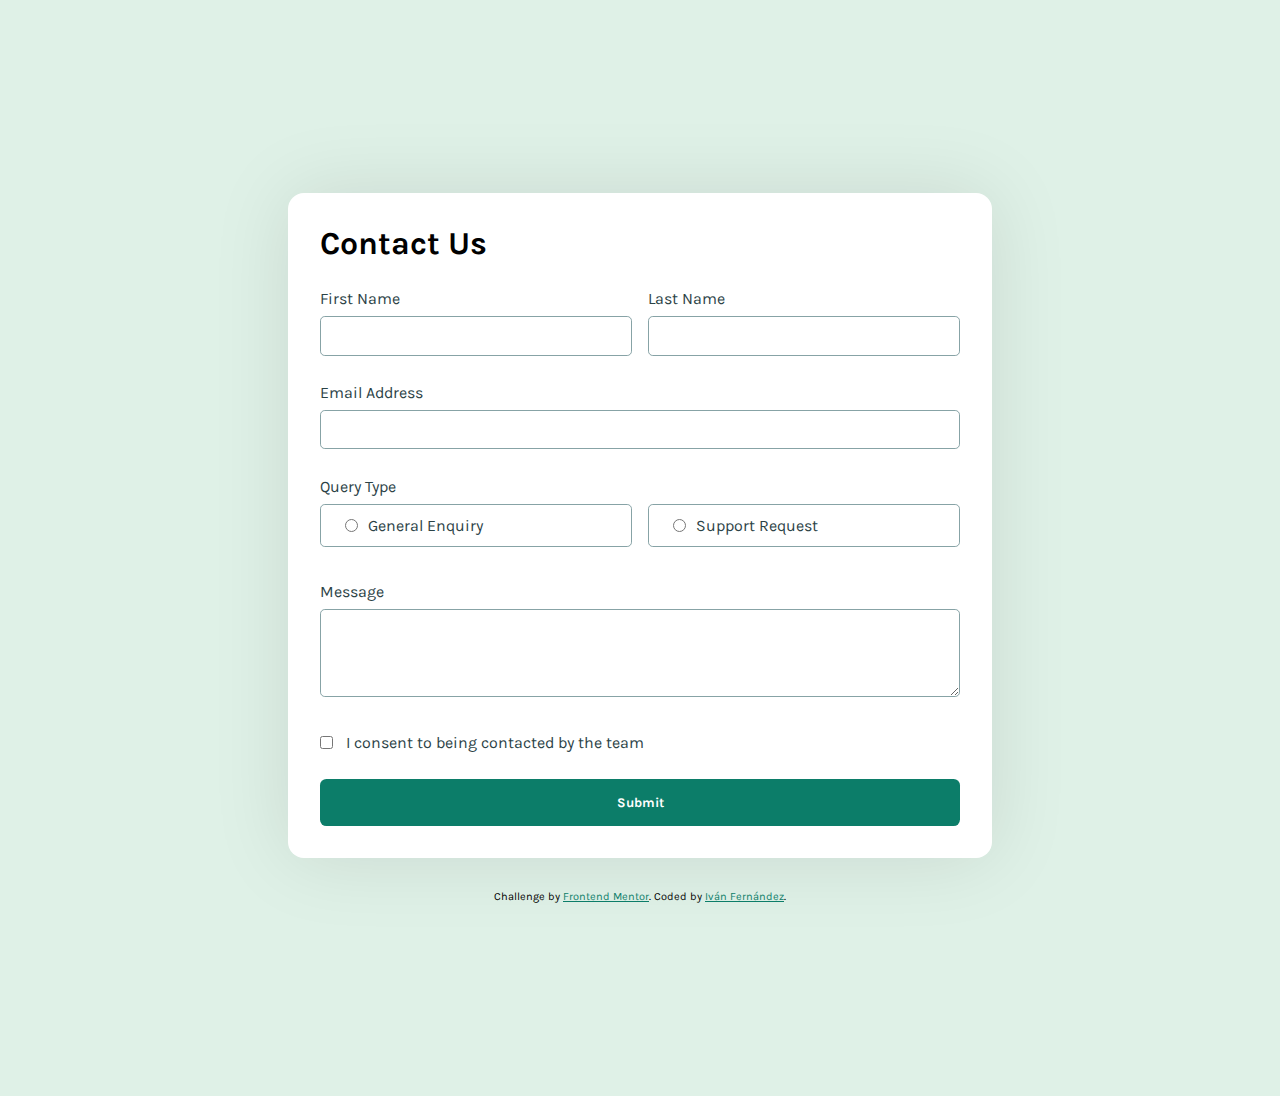
<file: JUNIOR/contact-form-main/index.html>
<!DOCTYPE html>
<html lang="en">
<head>
  <meta charset="UTF-8">
  <meta name="viewport" content="width=device-width, initial-scale=1.0"> <!-- displays site properly based on user's device -->

  <link rel="icon" type="image/png" sizes="32x32" href="./assets/images/favicon-32x32.png">
  <link rel="stylesheet" href="./style.css">

  <!-- Font Karla -->
  <link rel="preconnect" href="https://fonts.googleapis.com">
  <link rel="preconnect" href="https://fonts.gstatic.com" crossorigin>
  <link href="https://fonts.googleapis.com/css2?family=Fraunces:ital,opsz,wght@0,9..144,100..900;1,9..144,100..900&family=Inter:ital,opsz,wght@0,14..32,100..900;1,14..32,100..900&family=Karla:ital,wght@0,200..800;1,200..800&family=Montserrat:ital,wght@0,100..900;1,100..900&family=Plus+Jakarta+Sans:ital,wght@0,200..800;1,200..800&display=swap" rel="stylesheet">
  
  <title>Frontend Mentor | Contact form</title>

  <!-- Feel free to remove these styles or customise in your own stylesheet 👍 -->
  <style>
    .attribution { font-size: 11px; text-align: center; margin-top: 2rem;}
    .attribution a { color: hsl(169, 82%, 27%); }
  </style>
</head>
<body>

  <div role = "alert" id = "alert" class="alert">
    <div class="alert-row1">
      <img alt = "" src="./assets/images/icon-success-check.svg" id="tick">
      <h2 id="sent" class = "sent">Message sent!</h2>
    </div>
    <h2 id = "alert-row2" class="row2">
      Thanks for completing the form, we'll be in touch soon!
    </h2>
  </div>

  <main class = "card">
    <h1> Contact Us</h1>
    <section class="firstlastname-cont">
      <!--First Name -->
      <div class = "firstname-cont">
        <label for = "fn-input" class="input-label">First Name</label>
        <input type="text" id = "fn-input" class="fn-input input">
        <p id = "err0" class="err"></p>
      </div>
      <!--Last Name -->
      <div class = "lastname-cont">
        <label for = "ln-input" class="input-label">Last Name</label>
        <input type="text" id = "ln-input" class="ln-input input">
        <p id = "err1" class="err"></p>
      </div>
    </section>
    <!-- Email Address -->
    <section class="email-cont">
      <label for = "email-input" class="input-label">Email Address</label>
      <input type="email" id = "email-input" class="email-input input" required>
      <p id = "err2" class="err"></p>
    </section>
    <!-- Query Type -->
    <section>
      <h2 class="input-label">Query Type</h2>
      <div class="query-cont">
        <div id = "query-left-cont" class="query-left-cont">
          <input type="radio" id = "query-left-radio" class="query-radio">
          <label role = "button" for = "query-left-radio" class="query-info">
            General Enquiry
          </label>
        </div>
        <div id = "query-right-cont" class="query-right-cont">
          <input type="radio" id = "query-right-radio" class="query-radio">
          <label role = "button" for = "query-right-radio" class="query-info">
            Support Request
          </label>
        </div>
        <p id = "err3" class="err"></p>
      </div>
    </section>
    <!-- Message -->
    <section class="msg-cont">
      <label for = "msg-input" class="input-label">Message</label>
      <textarea id = "msg-input" class="msg-input input"></textarea>
      <p id = "err4" class="err"></p>
    </section>
    <!-- Consent -->
    <section class="consent-cont">
      <div class="consent-input">
        <input type = "checkbox" id = "consent-check" class = "consent-check">
        <label for = "consent-check" class="input-label">I consent to being contacted by the team</label>
      </div>
      <p id = "err5" class="err"></p>
    </section>
    <!-- Submit -->
     <input type = "submit" value = "Submit" id = "submit-button" class="submit-button">
  </main>
  
  <footer class="attribution">
    Challenge by <a href="https://www.frontendmentor.io?ref=challenge">Frontend Mentor</a>. 
    Coded by <a href="https://www.frontendmentor.io/profile/IvanFdez01">Iván Fernández</a>.
  </footer>
  <script src = "./script.js"></script>
</body>
</html>
</file>
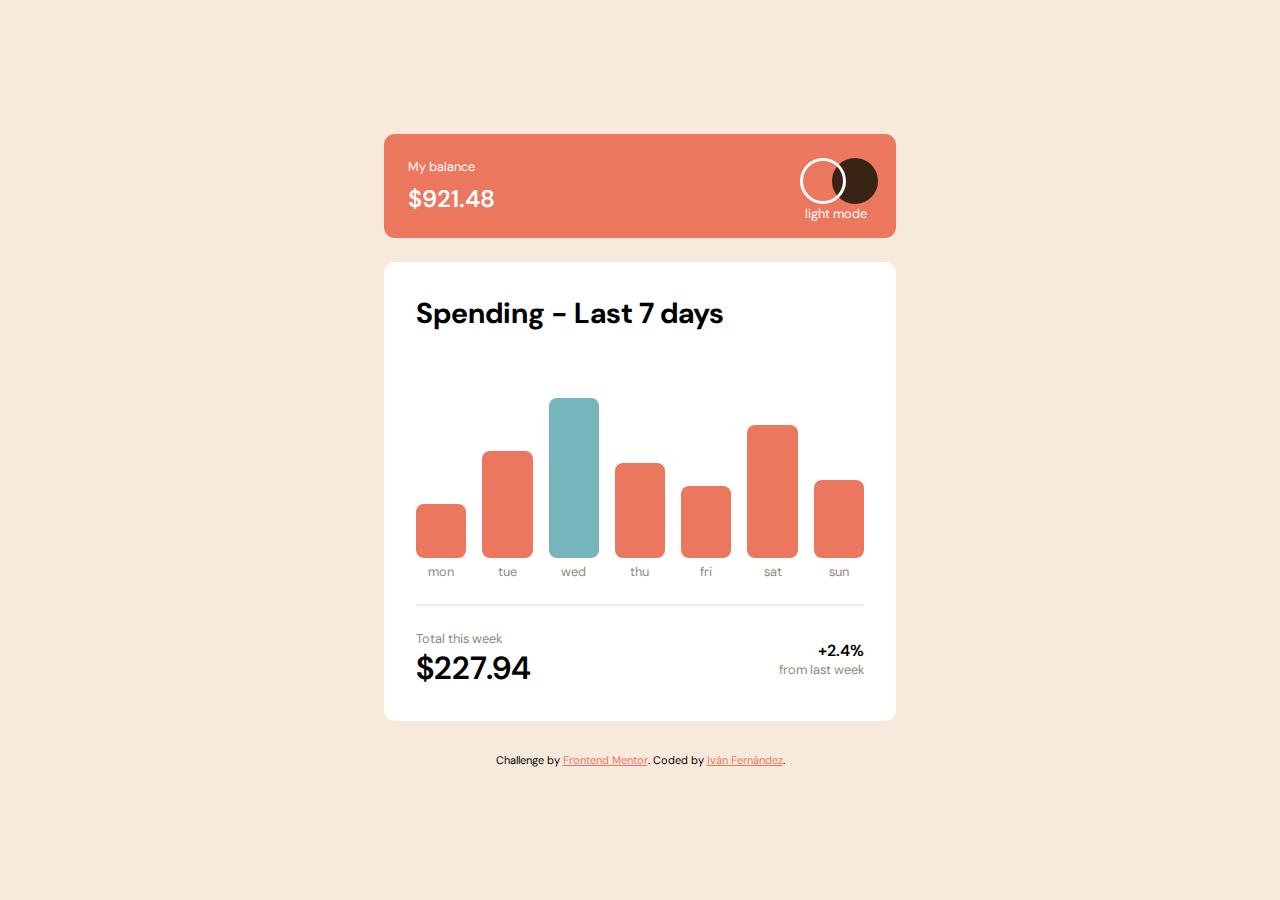
<file: JUNIOR/expenses-chart-component-main/index.html>
<!DOCTYPE html>
<html lang="en">
<head>
  <meta charset="UTF-8">
  <meta name="viewport" content="width=device-width, initial-scale=1.0"> <!-- displays site properly based on user's device -->

  <link rel="icon" type="image/png" sizes="32x32" href="./images/favicon-32x32.png">
  <link rel="stylesheet" href="./style.css">

  <!-- Font -->
  <link rel="preconnect" href="https://fonts.googleapis.com">
  <link rel="preconnect" href="https://fonts.gstatic.com" crossorigin>
  <link href="https://fonts.googleapis.com/css2?family=DM+Sans:ital,opsz,wght@0,9..40,100..1000;1,9..40,100..1000&display=swap" rel="stylesheet">

  <title>Frontend Mentor | Expenses chart component</title>

  <!-- Feel free to remove these styles or customise in your own stylesheet 👍 -->
  <style>
    .attribution { font-size: 11px; text-align: center; font-family: DM Sans; }
    .attribution a { color: hsl(10, 79%, 65%); }
    .attr-light {color: black;}
    .attr-dark {color: white;}
  </style>
</head>
<body id = "body" class = "body-light">

  <main class = "card">
    <!-- Header -->
    <section id = "header-cont" class="header-cont header-cont-light">
      <div class="balance-cont">
        <p class="small-text white">My balance</p>
        <p class="total-balance white">&dollar;921.48</p>
      </div>
      <button id = "dark-mode-button">
        <div id = "circle" class="circle-light circ"></div>
        <div id = "circumf" class="circumf-light circ"></div>
        <label for = "dark-mode-button" id = "mode" class="small-text white mode">light mode</label>
      </button>
    </section>
    <!-- Chart with dynamic data (linked to data.json) -->
    <section id = "chart-cont" class="chart-cont chart-cont-light">
      <p id="highlight1" class = "last-week highlight-light">Spending - Last 7 days</p>
      <div id = "chart" class="chart">
        <data>
          <div class = "day-bar">
          <button id = "mon" class="val-light bar"></button>
            <div id="amount-mon" class = "amount am-light amount-invisible"></div>
          </div>
          <div class="day-name grey small-text">mon</div>
        </data>
        <data>
          <div class = "day-bar">
            <button id = "tue" class="val-light bar"></button>
            <div id="amount-tue" class = "amount am-light amount-invisible"></div>
          </div>
          <div class="day-name grey small-text">tue</div>
        </data>
        <data>
          <div class = "day-bar">
            <button id = "wed" class="val-light bar"></button>
            <div id="amount-wed" class = "amount am-light amount-invisible"></div>
          </div>
          <div class="day-name grey small-text">wed</div>
        </data>
        <data>
          <div class = "day-bar">
            <button id = "thu" class="val-light bar"></button>
            <div id="amount-thu" class = "amount am-light amount-invisible"></div>
          </div>
          <div class="day-name grey small-text">thu</div>
        </data>
        <data>
          <div class = "day-bar">
            <button id = "fri" class="val-light bar"></button>
            <div id="amount-fri" class = "amount am-light amount-invisible"></div>
          </div>
          <div class="day-name grey small-text">fri</div>
        </data>
        <data>
          <div class = "day-bar">
            <button id = "sat" class="val-light bar"></button>
            <div id="amount-sat" class = "amount am-light amount-invisible"></div>
          </div>
          <div class="day-name grey small-text">sat</div>
        </data>
        <data>
          <div class = "day-bar">
            <button id = "sun" class="val-light bar"></button>
            <div id="amount-sun" class = "amount am-light amount-invisible"></div>
          </div>
          <div class="day-name grey small-text">sun</div>
        </data>
      </div>
      <div id = "sep" class="sep-light"></div> <!--separator-->
      <div class="month-cont">
        <div class="this-month">
          <p class="small-text grey">Total this week</p>
          <p id = "highlight2" class="total-this highlight-light">&dollar;</p>
        </div>
        <div class="last-month">
          <p id = "highlight3" class="percentage highlight-light">+2.4%</p>
          <p class="small-text grey">from last week</p>
        </div>
      </div>
    </section>
  </main>
  
  <footer id = "attr" class="attribution attr-light">
    Challenge by <a  href="https://www.frontendmentor.io?ref=challenge" target="_blank">Frontend Mentor</a>. 
    Coded by <a href="https://www.frontendmentor.io/profile/IvanFdez01">Iván Fernández</a>.
  </footer>
  <script src = "script.js"></script>
</body>
</html>
</file>
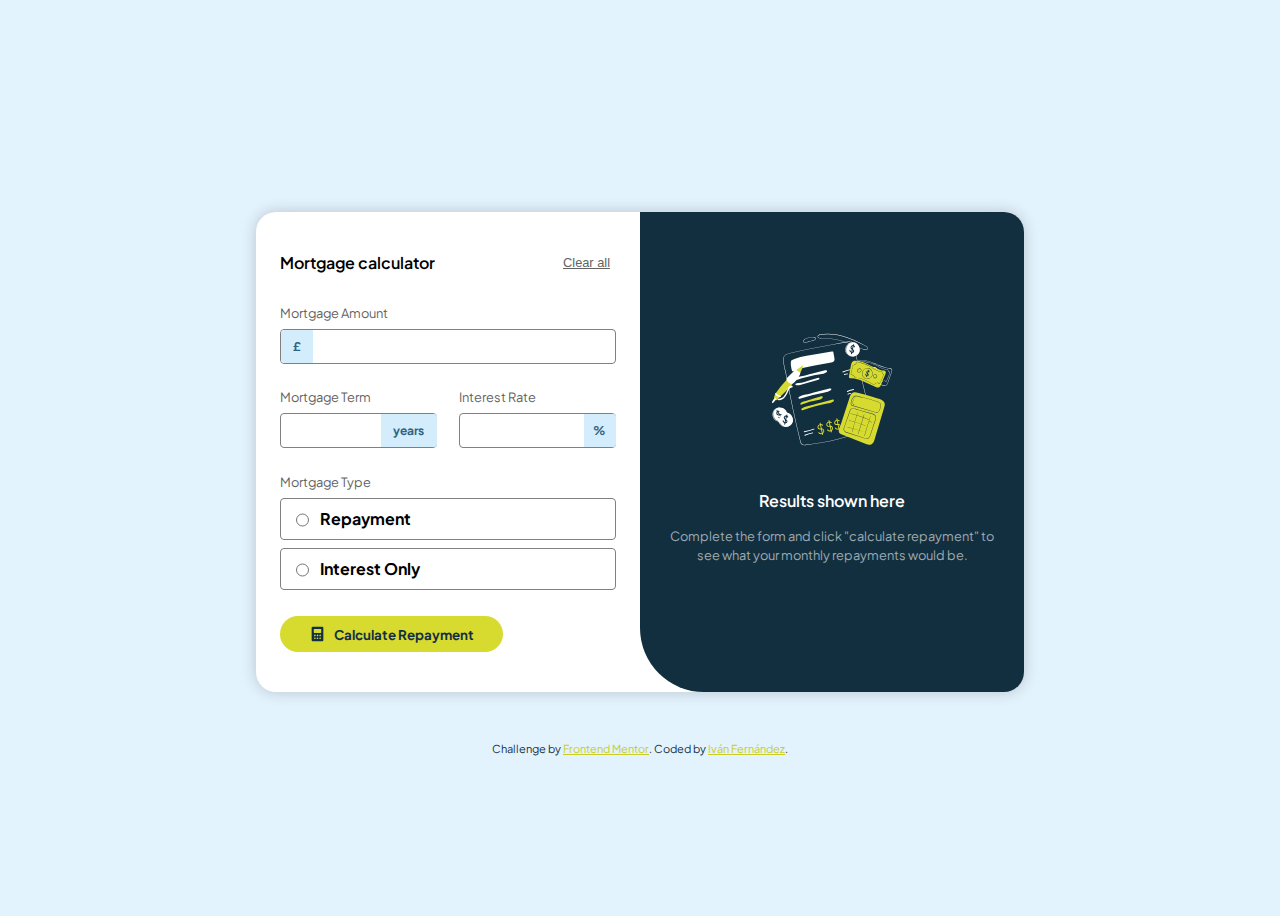
<file: JUNIOR/mortgage-repayment-calculator-main/index.html>
<!DOCTYPE html>
<html lang="en">
  <head>
    <meta charset="UTF-8">
    <meta name="viewport" content="width=device-width, initial-scale=1.0"> <!-- displays site properly based on user's device -->

    <link rel="icon" type="image/png" sizes="32x32" href="./assets/images/favicon-32x32.png">
    <link rel="stylesheet" href="./style.css">

    <!-- Font Plus Jakarta Sans-->
    <link rel="preconnect" href="https://fonts.googleapis.com">
    <link rel="preconnect" href="https://fonts.gstatic.com" crossorigin>
    <link href="https://fonts.googleapis.com/css2?family=Fraunces:ital,opsz,wght@0,9..144,100..900;1,9..144,100..900&family=Inter:ital,opsz,wght@0,14..32,100..900;1,14..32,100..900&family=Montserrat:ital,wght@0,100..900;1,100..900&family=Plus+Jakarta+Sans:ital,wght@0,200..800;1,200..800&display=swap" rel="stylesheet">

    <title>Frontend Mentor | Mortgage repayment calculator</title>

    <!-- Feel free to remove these styles or customise in your own stylesheet 👍 -->
    <style>
      .attribution { font-size: 11px; text-align: center; color: hsl(202, 55%, 16%)}
      .attribution a { color: hsl(61, 70%, 47%); }
    </style>
  </head>
  <body>

    <main class="card rounded">
      <section class="left rounded">
        <!-- ========== ROW 1 ========== -->
        <div class="row-l1">
          <p class="title">Mortgage calculator</p>
          <button id = "clearall" class="clearall header">Clear all</button>
        </div>
        <!-- ========== ROW 2 ========== -->
        <div class="row-l2">

          <label for = "am-input" class="amount-title header">
            Mortgage Amount 
          </label>

          <div class="am-input-container">
            <p id = "GBP" class="GBP icon">&pound;</p>
            <input type="text" id = "am-input" class = "am-input input">
            <p id = "error1" class="errormsg">This field is required</p>
          </div>

        </div>
        <!-- ========== ROW 3 ========== -->
        <div class="row-l3">
          <div>
            <label for="term-input" class="term header">
              Mortgage Term
            </label>

            <div class="term-container">
              <p id = "years" class="years icon">years</p>
              <input type="text" id = "term-input" class="term-input input">
              <p id = "error2" class="errormsg">This field is required</p>
            </div>
          </div>

          <div>
            <label for="interest-input" class="interest header">
              Interest Rate
            </label>
            <div class="interest-container">
              <p id = "percentage" class="percentage icon">&#x25;</p>
              <input type="text" id = "interest-input" class="interest-input input">
              <p id = "error3" class="errormsg">This field is required</p>
            </div>
          </div>
        </div>

        <!-- ========== ROW 4 ========== -->
        <div class="row-l4">
          <p class="type header">
            Mortgage Type
          </p>  
          <div class="type-container">
            <div role = "button" id = "repayment-button" class = "type-button input">
              <input type = "radio" id = "repayment-check" class="type-input">
              <p class = "repayment">Repayment</p>
            </div>
            <div role = "button" id = "interestonly-button" class = "type-button input">
              <input type = "radio" id = "interestonly-check" class="type-input">
              <p class = "interestonly">Interest Only</p>
            </div>
          </div>
        </div>

        <!-- ========== ROW 5 ========== -->

        <button id = "calculate" class="calculate-button">
            <img src = "./assets/images/icon-calculator.svg" class = "calc-icon">  
            <p>Calculate Repayment</p>
        </button>
        
        
      </section>
      <section class="right rounded">
        <!-- waiting -->
         <div id = "waiting-container" class = "waiting-container">
           <img src = "./assets/images/illustration-empty.svg" alt = "" class = "img-empty">
            <p class="result title">Results shown here</p>
            <p class="info header2">Complete the form and click "calculate
              repayment" to see what your monthly repayments would be.
            </p>
         </div>
      
       <!-- filled --> 
         <div id = "filled-container" class="filled-container">
            <p class="result title">Your results</p>
            <p class="info2 header2">Your results are shown below based on the 
              information you provided. To adjust the results, edit the form and click
              "calculate repayments" again. 
            </p>
            <div class="monthly-container">
              <p class="header2">Your monthly repayments</p>
              <p id = "monthlyval" class = "monthlyvalue">&pound;</p>
              <div class="separator"></div>
              <p class="info3 header2">Total you'll repay over the term</p>
              <p id = "termval" class="termvalue">&pound;</p>
            </div>
         </div>
      
      </section>
    </main>
    
    <footer class="attribution">
      Challenge by <a href="https://www.frontendmentor.io?ref=challenge">Frontend Mentor</a>. 
      Coded by <a href="https://www.frontendmentor.io/profile/IvanFdez01">Iván Fernández</a>.
    </footer>
    <script src = "script.js"></script>
  </body>
</html>
</file>
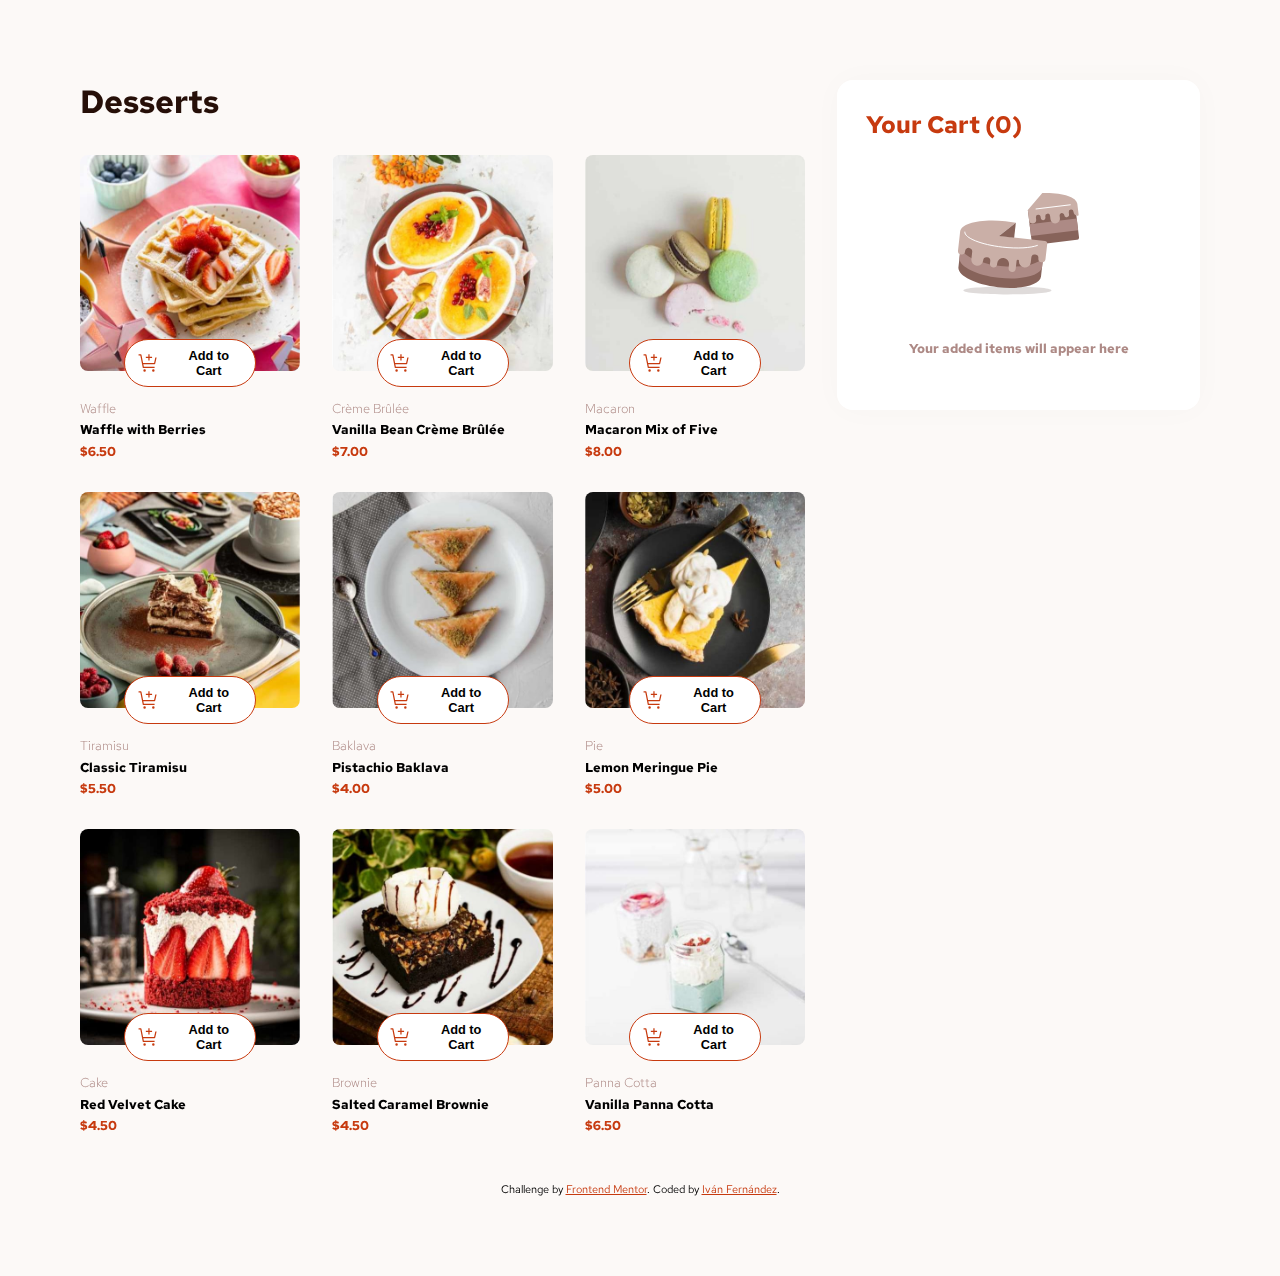
<file: JUNIOR/product-list-with-cart/index.html>
<!DOCTYPE html>
<html lang="en">
<head>
  <meta charset="UTF-8">
  <meta name="viewport" content="width=device-width, initial-scale=1.0"> <!-- displays site properly based on user's device -->

  <link rel="icon" type="image/png" sizes="32x32" href="./assets/images/favicon-32x32.png">
  <link rel="stylesheet" href="./style.css">

  <link rel="preconnect" href="https://fonts.googleapis.com">
  <link rel="preconnect" href="https://fonts.gstatic.com" crossorigin>
  <link href="https://fonts.googleapis.com/css2?family=Red+Hat+Text:ital,wght@0,300..700;1,300..700&display=swap" rel="stylesheet">

  <title>Frontend Mentor | Product list with cart</title>

  <!-- Feel free to remove these styles or customise in your own stylesheet 👍 -->
  <style>
    .attribution { font-size: 11px; text-align: center; }
    .attribution a { color: hsl(14, 86%, 42%); }
  </style>
</head>
<body>

  
  <main id = "main">
    <!--DESSERTS-->
    <section id = "desserts-cont">
      <header><h1>Desserts</h1></header>
      <div id = "main-grid" class = "main-grid"></div>
    </section>
    <!--CART-->
    <section>
      <div id = "cart"></div>
    </section>
    
  </main>
  
  <div id = "dark-overlay"></div>
  <section id = "order-confirmed-modal"></section>
  
  <footer class="attribution">
    Challenge by <a href="https://www.frontendmentor.io?ref=challenge">Frontend Mentor</a>. 
    Coded by <a href="https://www.frontendmentor.io/profile/IvanFdez01">Iván Fernández</a>.
  </footer>
  <script src = "script.js"></script>
</body>
</html>
</file>
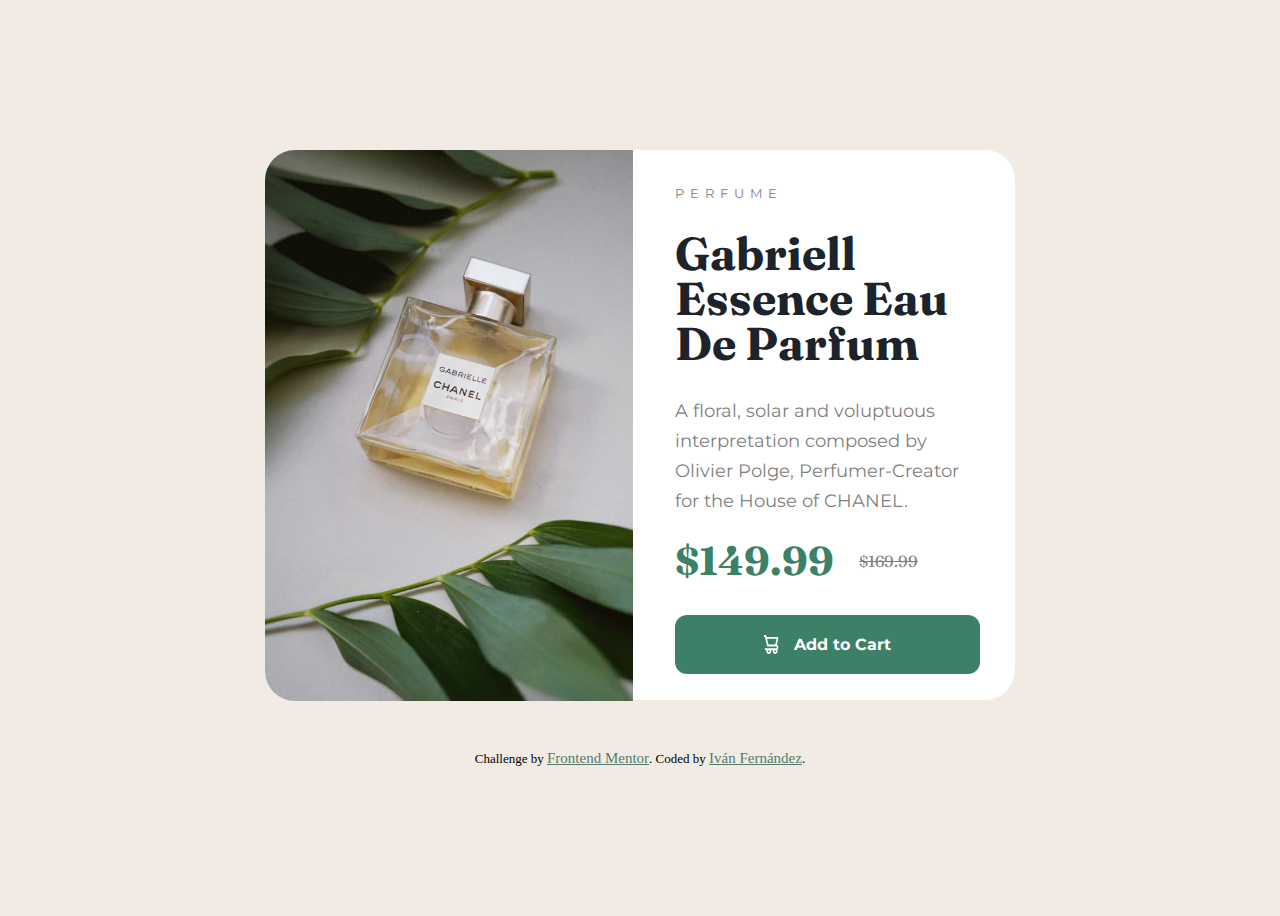
<file: NEWBIE/product-preview-card/index.html>
<!DOCTYPE html>
<html lang="en">
<head>
  <meta charset="UTF-8">
  <meta name="viewport" content="width=device-width, initial-scale=1.0"> <!-- displays site properly based on user's device -->

  <link rel="icon" type="image/png" sizes="32x32" href="./images/favicon-32x32.png">
  <link rel = "stylesheet" href = "./index.css">

  <!-- Font 1 -->
  <link rel="preconnect" href="https://fonts.googleapis.com">
  <link rel="preconnect" href="https://fonts.gstatic.com" crossorigin>
  <link href="https://fonts.googleapis.com/css2?family=Inter:ital,opsz,wght@0,14..32,100..900;1,14..32,100..900&family=Montserrat:ital,wght@0,100..900;1,100..900&display=swap" rel="stylesheet">

  <!-- Font 2 --> 
  <link rel="preconnect" href="https://fonts.googleapis.com">
  <link rel="preconnect" href="https://fonts.gstatic.com" crossorigin>
  <link href="https://fonts.googleapis.com/css2?family=Fraunces:ital,opsz,wght@0,9..144,100..900;1,9..144,100..900&family=Inter:ital,opsz,wght@0,14..32,100..900;1,14..32,100..900&family=Montserrat:ital,wght@0,100..900;1,100..900&display=swap" rel="stylesheet">

  <title>Frontend Mentor | Product preview card component</title>

  <!-- Feel free to remove these styles or customise in your own stylesheet 👍 -->
  <style>
    .attribution { font-size: 13px; text-align: center; margin-top: 50px;}
    .attribution a { color: hsl(158, 21%, 40%); font-size: 15px;}
  </style>
</head>
<body>

  <main class = "card">
    <div class = "img-container">
      <img class = "img" src = "images/image-product-desktop.jpg">
    </div>
    <div class="info-prod-container">
      <p class="type-product">Perfume</p>
      <p class="title">Gabriell Essence Eau De Parfum</p>
      <p class="description">A floral, solar and voluptuous interpretation composed by Olivier Polge, 
        Perfumer-Creator for the House of CHANEL.</p>
      <div class="prices-container">
        <p class="price-actual">&#36;149.99</p>
        <p class="price-old">&#36;169.99</p>
      </div>
      <button class="add-to-cart-button">
        <img class = "cart-icon" src = "images/icon-cart.svg">
        <p>Add to Cart</p>
      </button>
    </div>

  </main>
  
  <div class="attribution">
    Challenge by <a href="https://www.frontendmentor.io?ref=challenge" target="_blank">Frontend Mentor</a>. 
    Coded by <a href="#">Iván Fernández</a>.
  </div>
</body>
</html>
</file>
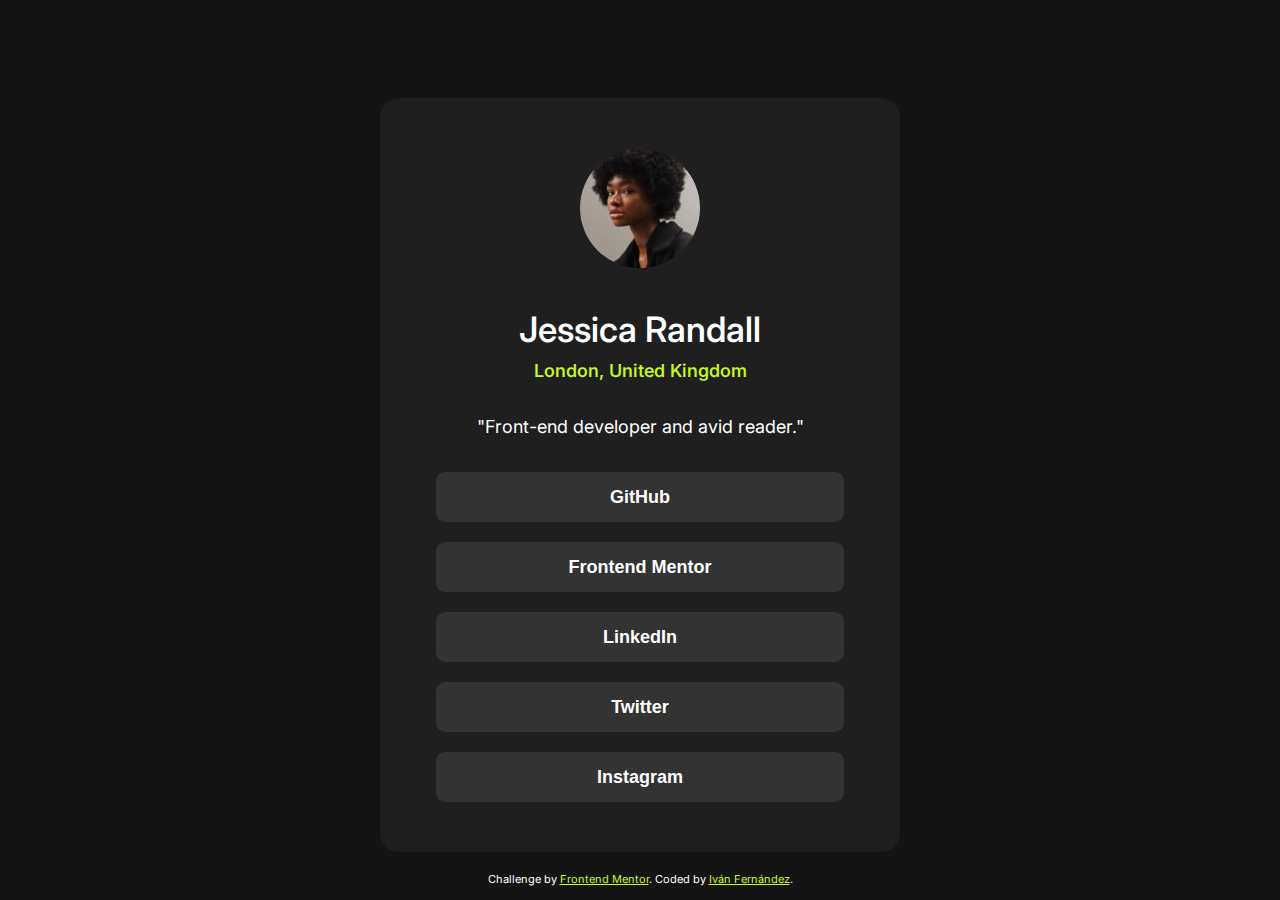
<file: NEWBIE/social-link-profile/index.html>
<!DOCTYPE html>
<html lang="en">
<head>
  <meta charset="UTF-8">
  <meta name="viewport" content="width=device-width, initial-scale=1.0"> <!-- displays site properly based on user's device -->

  <link rel="icon" type="image/png" sizes="32x32" href="./assets/images/favicon-32x32.png">
  <link rel="stylesheet" href="index.css">

  <link rel="preconnect" href="https://fonts.googleapis.com">
    <link rel="preconnect" href="https://fonts.gstatic.com" crossorigin>
    <link href="https://fonts.googleapis.com/css2?family=Inter:ital,opsz,wght@0,14..32,100..900;1,14..32,100..900&display=swap" rel="stylesheet">

  <title>Frontend Mentor | Social links profile</title>

  <!-- Feel free to remove these styles or customise in your own stylesheet 👍 -->
  <style>
    .attribution { color: white; font-size: 11px; text-align: center; margin-top: 20px;}
    .attribution a { color: hsl(75, 94%, 57%); }
  </style>
</head>
<body style="background-color: hsl(0,0%,8%);">

<div class = "card">
    <img class = "profile-pic" src = "assets/images/avatar-jessica.jpeg">
    
    <p class = "name">Jessica Randall</p>
    <p class = "from">London, United Kingdom</p>
    <p class = "info">"Front-end developer and avid reader."</p>
  
    <button class = "main-button">GitHub</button>
    <button class = "main-button">Frontend Mentor</button>
    <button class = "main-button">LinkedIn</button>
    <button class = "main-button">Twitter</button>
    <button class = "main-button">Instagram</button>
    
</div>
  
  
  <div class="attribution">
    Challenge by <a href="https://www.frontendmentor.io?ref=challenge" target="_blank">Frontend Mentor</a>. 
    Coded by <a href="#">Iván Fernández</a>.
  </div>
</body>
</html>
</file>
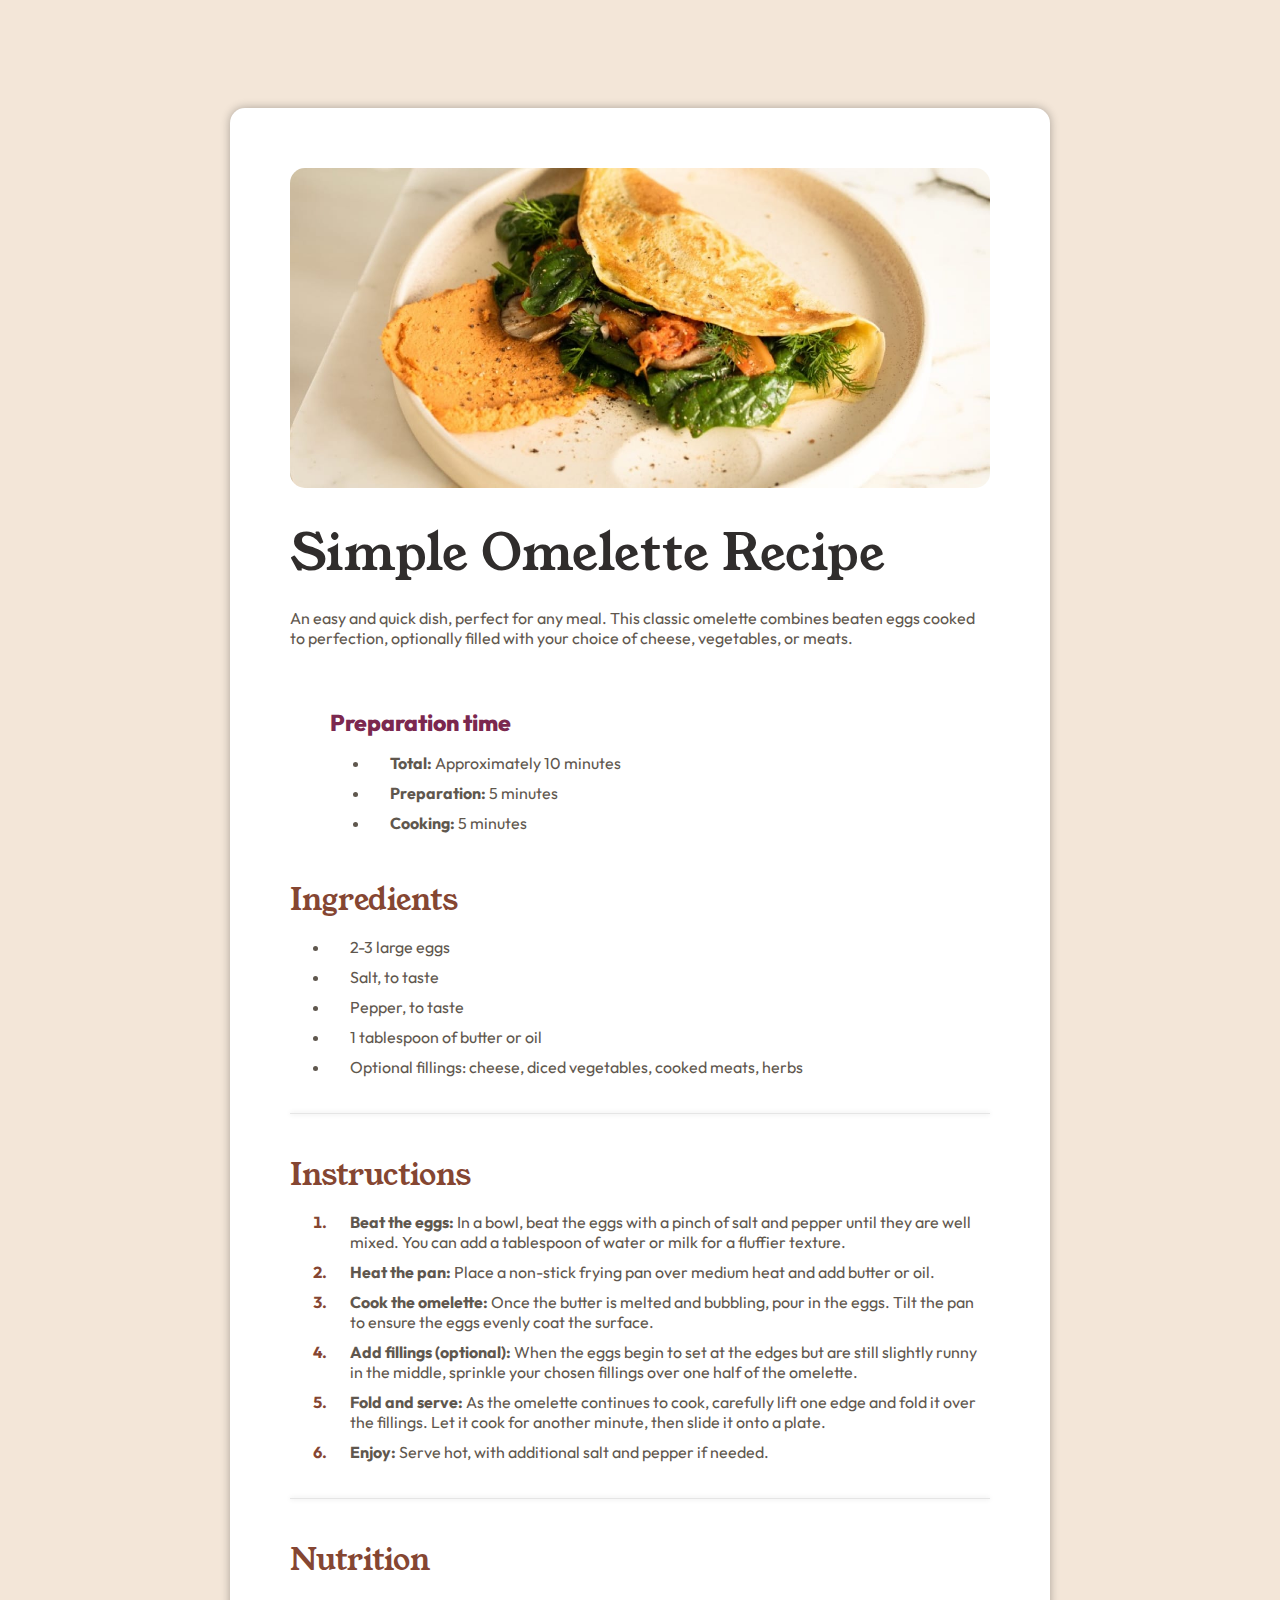
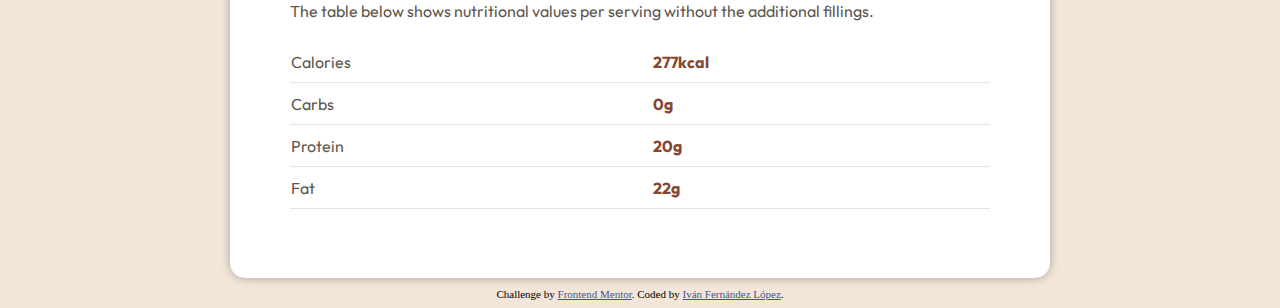
<file: NEWBIE/recipe/recipe.html>
<!DOCTYPE html>
<html lang="en">
<head>
  
  <meta charset="UTF-8">
  <meta name="viewport" content="width=device-width, initial-scale=1.0"> <!-- displays site properly based on user's device -->

  <link rel="icon" type="image/png" sizes="32x32" href="./assets/images/favicon-32x32.png" alt = "omelette-pic">
  <link rel="stylesheet" href="./recipe.css">
  <link href="https://fonts.googleapis.com/css2?family=Young+Serif:wght@400;700&display=swap" rel="stylesheet">
  <link href="https://fonts.googleapis.com/css2?family=Outfit&display=swap" rel="stylesheet">

  <title>Frontend Mentor | Recipe page</title>

  <style>
    .attribution { font-size: 11px; text-align: center; }
    .attribution a { color: hsl(228, 45%, 44%); }
  </style>
</head>
<body>

  <main>
    <section class = "mainbox">
      <img class = "recipe-pic" src="./assets/images/image-omelette.jpeg">
      <section class = "text">
        <header class = "title">
          Simple Omelette Recipe
        </header>
        <p class = "intro">
          An easy and quick dish, perfect for any meal. This classic omelette combines beaten eggs cooked 
          to perfection, optionally filled with your choice of cheese, vegetables, or meats.
        </p>
        <div style = "padding-left: 40px;">
          <p class = "prep-time">
            Preparation time
          </p>
          <ul>
            <li><strong>Total:</strong> Approximately 10 minutes</li>
            <li><strong>Preparation:</strong> 5 minutes</li>
            <li><strong>Cooking:</strong> 5 minutes</li>
          </ul>
        </div>

        <header class = "title-section"> 
          Ingredients
        </header>
        <ul>
          <li>2-3 large eggs</li>
          <li>Salt, to taste</li>
          <li>Pepper, to taste</li>
          <li>1 tablespoon of butter or oil</li>
          <li>Optional fillings: cheese, diced vegetables, cooked meats, herbs</li>
        </ul>

        <div class = "separator"></div>

        <header class = "title-section">
          Instructions
        </header>
        <ol>
          <li><strong>Beat the eggs:</strong> In a bowl, beat the eggs with a pinch of salt and pepper until they are well mixed. 
            You can add a tablespoon of water or milk for a fluffier texture.</li>
          <li><strong>Heat the pan:</strong> Place a non-stick frying pan over medium heat and add butter or oil.</li>
          <li><strong>Cook the omelette:</strong> Once the butter is melted and bubbling, pour in the eggs. Tilt the pan to ensure 
            the eggs evenly coat the surface.</li>
          <li><strong>Add fillings (optional):</strong> When the eggs begin to set at the edges but are still slightly runny in the 
            middle, sprinkle your chosen fillings over one half of the omelette.</li>
          <li><strong>Fold and serve:</strong> As the omelette continues to cook, carefully lift one edge and fold it over the 
            fillings. Let it cook for another minute, then slide it onto a plate.</li>
          <li><strong>Enjoy:</strong> Serve hot, with additional salt and pepper if needed.</li>
        </ol>

        <div class = "separator"></div>

        <header class = "title-section">
          Nutrition
        </header>
        <p style = "margin-top: 20px;">The table below shows nutritional values per serving without the additional fillings.</p>

        <table class = "nutri-table">
          <tr>
            <td>Calories</td>
            <td class = "td2">277kcal</td>
          </tr>
          <tr>
            <td>Carbs</td>
            <td class = "td2">0g</td>
          </tr>
          <tr>
            <td>Protein</td>
            <td class = "td2">20g</td>
          </tr>
          <tr>
            <td>Fat</td>
            <td class = "td2">22g</td>
          </tr>
        </table>

      </section> 
    </section>
  </main>
  
  <div class="attribution" style = "margin-top: 10px;">
    Challenge by <a href="https://www.frontendmentor.io?ref=challenge" target="_blank">Frontend Mentor</a>. 
    Coded by <a href="#">Iván Fernández López</a>.
  </div>
</body>
</html>
</file>
<file: JUNIOR/contact-form-main/style.css>
/* ========== GENERAL ========== */

:root {
    --green-lighter: hsl(148, 38%, 91%);
    --green-medium: hsl(169, 82%, 27%);
    --green-darker: hsl(169, 82%, 20%);
    --red-error: hsl(0, 66%, 54%);
    --grey-medium: hsl(186, 15%, 59%);
    --grey-darker: hsl(187, 24%, 22%);

    --main-font: 'Karla';
    --font-w-normal: 400;
    --font-w-bold: 700;

    --desktop-width: 1440px;
    --mobile-width: 375px;
}

body {
    background-color: var(--green-lighter);
    font-family: var(--main-font);
    height: 120svh;
    display: flex;
    flex-direction: column;
    justify-content: center;
    align-items: center;
}

/*reset*/
p, h1, h2, button, input, label {
    margin: 0;
    padding: 0;
}

h1 {
    font-size: 2rem;
}

h2, label {
    font-size: 1rem;
    font-weight: var(--font-w-normal);
    color: var(--grey-darker);
}

textarea, input, button {
    font-family: var(--main-font);
}

.card {
    background-color: white;
    box-shadow: 0 0 5rem rgba(0,0,0,0.1);
    border-radius: 1rem;
    padding: 2rem;

    display: flex;
    flex-direction: column;
    gap: 1.2rem;
}

.input, .query-left-cont, .query-right-cont {
    padding: 0.7rem;
    border: 0.05rem solid var(--grey-medium);
    border-radius: 0.3rem;
}

.input:hover, .query-left-cont:hover, .query-right-cont:hover {
    border-color: var(--green-medium);
}

.input:focus {
    outline: none;
}

.input-error {
    border-color: var(--red-error);
}

label {
    cursor: pointer;
}

/* ========== ERRORS ========== */
.err {
    color: var(--red-error);
}

/* ========== FIRST NAME ========== */
/* ========== LAST NAME ========== */
/* ========== EMAIL ADDRESS ========== */

.firstlastname-cont, .query-cont {
    margin-top: 0.5rem;
    display: grid;
    grid-template-columns: 1fr 1fr;
    gap: 1rem;
}

.firstname-cont, .lastname-cont, .email-cont, .msg-cont {
    display: flex;
    flex-direction: column;
    gap: 0.5rem;
}

/* ========== QUERY TYPE ========== */

.query-left-cont, .query-right-cont {
    cursor: pointer;
    padding-left: 1.5rem;
    display: flex;
    gap: 0.6rem;
}

.query-radio {
    accent-color: var(--green-medium);
}

.query-clicked {
    border-color: var(--green-medium);
    background-color: var(--green-lighter);
}

/* ========== MESSAGE ========== */

.msg-input {
    min-height: 4rem;
    resize: vertical;
}

/* ========== CONSENT ========== */

.consent-input {
    margin: 0.5rem 0;
    display: flex;
    gap: 0.8rem;
}

.consent-check {
    accent-color: var(--green-medium);
}

/* ========== SUBMIT ========== */

.submit-button {
    padding: 1rem;
    font-weight: var(--font-w-bold);
    color: white;
    background-color: var(--green-medium);
    border: none;
    border-radius: 0.4rem;
    cursor: pointer;
    transition: background-color 0.15s;
}

.submit-button:hover {
    background-color: var(--green-darker);
}

/* ========== ALERT MSG ========== */

.alert {
    position: fixed;
    top: 1rem;

    display: fixed;
    flex-direction: column;
    gap: 0.8rem;

    background-color: var(--grey-darker);
    padding: 2rem;
    border-radius: 1rem;
    opacity: 0;
    transition: opacity 0.3s ease-in-out;
}

.alert-visible {
    opacity: 1;
}

.alert-row1 {
    display: flex;
    flex-direction: row;
    gap: 0.6rem;
}

.sent {
    color: white;
}

.row2 {
    color: var(--grey-medium);
}

@media (width > 740px) {
    .card {
        width: 40rem;
        height: auto;
    }
}

@media (width < 740px) {
    .card {
        width: 85%;
    }
}

@media (width < 500px) {
    .card {
        width: 80%;
    }

    .query-cont {
        display: flex;
        flex-direction: column;
    }

    .firstlastname-cont {
        display: flex;
        flex-direction: column;
    }
}
</file>
<file: JUNIOR/expenses-chart-component-main/style.css>
:root {
    --main-font: DM Sans;
    --w-bold: 700;
    --w-medium: 600;
    --w-normal: 400;

    --red-soft: hsl(10, 79%, 65%);
    --red-soft-lighter: hsl(10, 79%, 75%);
    --cyan: hsl(186, 34%, 60%);
    --cyan-lighter: hsl(186, 34%, 75%);
    --brown-dark: hsl(25, 47%, 15%);
    --brown-medium: hsl(28, 10%, 53%);
    --cream: hsl(27, 66%, 92%);
    --orange-pale: hsl(33, 100%, 98%);

    --blue-dark: hsl(205, 47%, 10%);
    --blue-medium: hsl(205, 47%, 15%);
    --blue-lighter: hsl(205, 47%, 26%);
    --blue-aqua: hsl(190, 79%, 65%);
    --yellow: hsl(65, 88%, 40%);
}

* {
    margin: 0;
    padding: 0;
    font-family: var(--main-font);
}

body {
    height: 100vh;
    display: flex;
    flex-direction: column;
    align-items: center;
    justify-content: center;
    gap: 2rem;
}

.small-text {
    font-size: 0.8rem;
}

.grey {
    color: var(--brown-medium);
}

.white {
    color: white;
}


/* ========== CARD ========== */

.card {
    display: flex;
    flex-direction: column;
    gap: 1.5rem;
}

/* ============================ */
/* ========== HEADER ========== */
/* ============================ */


section {
    background-color: white;
    border-radius: 1ch;
}

.header-cont {
    display: flex;
    justify-content: space-between;
    padding: 1.5rem;
}

.balance-cont {
    display: flex;
    flex-direction: column;
    gap: 0.5rem;
}

.total-balance {
    font-size: 1.5rem;
    font-weight: var(--w-medium);
}

.mode {
    position: absolute;
    left: 0;
    right: 0;
    bottom: -0.5rem;
}

#dark-mode-button {
    position: relative;
    width: 4.5rem;
    cursor: pointer;
    background-color: transparent;
    border: none;
}

.circ {
    position: absolute;
    border-radius: 500px;
    top: 0;
    width: 2.5rem;
    height: 2.5rem;
    transition: left 0.25s ease-in-out, 
    background-color 0.3s ease, border 0.3s;
}

/* ================================*/
/* ========== DATA CHART ========== */
/* ================================ */

.chart-cont {
    display: flex;
    flex-direction: column;
    gap: 1.5rem;
    padding: 2rem;
}

.last-week {
    font-size: 1.8rem;
    font-weight: var(--w-bold);
}

.chart {
    display: grid;
    grid-template-columns: 1fr 1fr 1fr 1fr 1fr 1fr 1fr;
    align-items: end;
    gap: 1rem;
    height: 14rem; /*max bar on 10rem, arbitrary % */
}

.day-bar {
    position: relative;
}

.bar {
    position: relative;
    cursor: pointer;
    width: 100%;
    border-radius: 0.5rem;
    border: none;
}

.bar-hover {
    opacity: 0.7;
}

.amount {
    position: absolute;
    top: -2.8rem;
    left: -0.5rem;
    right: -0.5rem;
    border-radius: 0.5rem;
    font-size: 1rem;
    font-weight: var(--w-medium);
    padding: 0.5rem;
    transition: opacity 0.15s;
}

.amount-invisible {
    opacity: 0;
}

.amount-visible {
    opacity: 1;
}

.amount:hover {
    cursor: default;
}

.day-name {
    text-align: center;
}

.month-cont {
    display: flex;
    justify-content: space-between;
    align-items: center;
}


.total-this {
    font-size: 2rem;
    font-weight: var(--w-medium);
}

.percentage {
    font-weight: var(--w-medium);
    text-align: right;
}

@media (width > 35rem){
    .card {
        width: 32rem;
    }
}

@media (width < 35rem){
    .card {
        width: 90%;
    }
}

/* ========== LIGHT MODE ========== */ 
.body-light {
    background-color: var(--cream);
}

.circumf-light {
    background-color: transparent;
    border: 3px solid white;
    left: 0;
}

.circle-light {
    background-color: var(--brown-dark);
    border: 3px solid var(--brown-dark);
    left: calc(100% - 2.5rem);;
}

.header-cont-light {
    background-color: var(--red-soft);
}

.highlight1-light, .highlight2-light, .highlight3-light {
    color: var(--brown-dark);
}

.val-light {
    background-color: var(--red-soft);
}

.val-max-light {
    background-color: var(--cyan);
}

.am-light {
    color: white;
    background-color: var(--brown-dark);
}

.sep-light {
    border: 1px solid var(--cream);
}

/* ========== DARK MODE ========== */ 

.body-dark {
    background-color: var(--blue-medium);
}

.circumf-dark {
    background-color: transparent;
    border: 3px solid white;
    left: calc(100% - 2.5rem);;
}

.circle-dark {
    background-color: var(--red-soft);
    border: 3px solid var(--red-soft);
    left: 0;
}

.header-cont-dark {
    background-color: var(--blue-lighter);
}

.chart-cont-dark {
    background-color: var(--blue-dark);
}

.highlight1-dark, .highlight2-dark, .highlight3-dark {
    color: white;
}

.val-dark {
    background-color: var(--blue-lighter);
}

.val-max-dark {
    background-color: var(--red-soft);
}

.am-dark {
    color: var(--blue-dark);
    background-color: white;
}

.sep-dark {
    border: 1px solid var(--blue-medium);
}
</file>
<file: JUNIOR/mortgage-repayment-calculator-main/style.css>
/* ============================= */
/* ========== GENERAL ========== */
/* ============================= */

p {
    margin: 0;
}

body {
    height: 100vh;
    font-family: Plus Jakarta Sans;
    display: flex;
    flex-direction: column;
    align-items: center;
    justify-content: center;
    /*background-color: hsl(202, 86%, 94%);*/
    background-color: hsl(202, 86%, 94%);
}


.card {
    display: grid;
    grid-template-columns: 50% 50%;
    background-color: white;
    margin: 50px;
    width: 48rem;
    height: 30rem;
    border-radius: 20px;
    box-shadow: 0 0 15px rgba(0,0,0,0.2);
    box-sizing: border-box;
}

.left, .right {
    padding: 1.5rem;
}

.rounded {
    border-radius: 20px;
}

.title {
    margin-top: 1rem;
    font-size: 1rem;
    font-weight: 600;
}

.header, .header2 {
    font-size: 0.8rem;
    color: rgb(98, 98, 98);
    margin-bottom: 0.5rem;
}

.header2 {
    color: rgba(255, 255, 255, 0.6);
}



/*
@media (width > 600) {
    .card {
        width: 550px;
        height: 400px;
    }
}
    */



/* =============================== */
/* ========== LEFT SIDE ========== */
/* =============================== */

/* ========= INPUTS-TEXT general ========== */

.input {
    font-family: Plus Jakarta Sans;
    font-weight: 700;
    width: 100%;
    padding: 0.5rem;
    border: 1px solid gray;
    border-radius: 4px;
    box-sizing: border-box;
    cursor: pointer;
}

.input:hover {
    border: 1px solid black;
}

.input:focus {
    border: 1px solid hsl(61, 70%, 52%);
    box-shadow: inset 0 0 3px rgba(215, 218, 47, 0.5);
    outline: none;
}

.inputerror {
    border: 1px solid rgb(215, 8, 8);
}

/* ========= ICONS (over inputs-text) general ========== */

.icon {
    display: flex;
    align-items: center;
    justify-content: center;
    margin: 0;
    position: absolute;
    color: hsl(202, 45%, 35%);
    font-weight: 700;
    font-size: 12px;
    background-color: hsl(202, 86%, 91%);
    transition: background-color 0.15s, color 0.15s, border 0.15s;
}

.iconfocus {
    color: hsl(202, 55%, 16%);
    background-color: hsl(61, 70%, 52%);
}

.iconerror {
    color: white;
    background-color: rgb(215, 8, 8);
}

/*========== ERROR MESSAGES ==========*/ 

.errormsg {
    position: absolute;
    bottom: -1rem;
    font-size: 0.7rem;
    color: rgb(215, 8, 8);
    opacity: 0;
}

.error-active {
    opacity: 1;
}

/* ========= ROW 1 ========== */

.row-l1 {
    display: flex;
    flex-direction: row;
    justify-content: space-between;
}

.clearall {
    text-decoration: underline;
    cursor: pointer;
    margin: 0;
    margin-top: 1rem; /* why not affected by p {margin:0} ??*/
    border:none;
    background-color: transparent;
}

/* ========= ROW 2 ========== */

.row-l2 {
    margin-top: 2rem;
    gap: 0.5rem;
}

.am-input-container {
    position: relative;
    border-radius: 5px;
    border: none;
    width: 100%;
}

.GBP {
    top: 1px;
    bottom: 1px;
    left: 1px;
    width: 2rem;
    border-bottom-left-radius: 3px;
    border-top-left-radius: 3px;
}

.am-input {
    padding-left: 2.5rem;
}

/* ========= ROW 3 ========== */

.amount-title, .term, .interest {
    display: block;
    cursor: pointer;
}

.row-l3 {
    margin-top: 1.6rem;
    display: grid;
    grid-template-columns: 1fr 1fr;
    gap: 1.35rem;
}

.term-input, .interest-input {
    width: 100%;
    box-sizing: border-box;
}

.years, .percentage {
    right: 0.5px;
    bottom: 1px;
    top: 1px;
    border-bottom-right-radius: 3px;
    border-top-right-radius: 3px;
}

.term-container {
    position: relative;
}

.years {
    width: 3.5rem;
}

.term-input {
    padding-right: 4rem;
}

.interest-container {
    position: relative;
}

.percentage {
    width: 2rem;
}

.interest-input {
    padding-right: 2.5rem;
}

/* ========= ROW 4 ========== */

.row-l4 {
    margin-top: 1.6rem;
}

.type-container {
    display: flex;
    flex-direction: column;
    gap: 0.5rem;
}

.type-input {
    background: white;
    accent-color: hsl(61, 70%, 52%);
}

.type-button {
    background-color: white;
    cursor: pointer;
    display: flex;
    gap: 0.5rem;
    padding: 0.6rem;
}

.type-button:hover {
    border: 1px solid hsl(61, 70%, 52%);
}

.type-button-clicked {
    background-color: rgba(215, 218, 47, 0.15);
    border: 1px solid hsl(61, 70%, 52%);
    box-shadow: inset 0 0 3px rgba(215, 218, 47, 0.5);
    outline: none;
}

/* ========= ROW 5 ========== */

.calculate-button {
    margin-top: 1.6rem;
    display: flex;
    justify-content: space-around;
    align-items: center;
    gap: 0.5rem;
    padding: 0.6rem 1.8rem;
    border-radius: 100rem;
    border: none;
    background-color: hsl(61, 70%, 52%);
    font-family: Plus Jakarta Sans;
    font-weight: 700;
    color: hsl(202, 55%, 16%);
    cursor: pointer;
}

.calculate-button:hover {
    background-color: rgba(215, 218, 47, 0.6);
}

.calc-icon {
    width: 1.1rem;
}




/* ================================ */
/* ========== RIGHT SIDE ========== */
/* ================================ */


.right {
    background-color: hsl(202, 55%, 16%);
    border-top-left-radius: 0px;
    border-bottom-left-radius: 4rem;
    position: relative;
}

.waiting-container, .filled-container {
    opacity: 1;
}

/* ========== RIGHT CONTAINER ==========*/

.right {
    display: flex;
    align-items: center;
}

.container-inactive {
    opacity: 0;
    position: absolute; /* way to disappear */ 
    display: none;
}

.waiting-container {
    display: flex;
    flex-direction: column;
    align-items: center;
    gap: 1rem;
}

.img-empty {
    width: 8rem;
}

.result {
    color: white;
}

.info {
    text-align: center;
    line-height: 1.2rem;
}

/* ========== FILLED CONTAINER ==========*/

.filled-container {
    display: flex;
    flex-direction: column;
}

.info2 {
    margin-top: 1rem;
}

.monthly-container {
    background-color: hsl(202, 55%, 11%);
    border-radius: 0.25rem;
    padding: 1.3rem;
    box-shadow: 0 -0.15rem 0px hsl(61, 70%, 52%);
    margin-top: 1.5rem;
}

.monthlyvalue, .termvalue {
    font-family: Plus Jakarta Sans;
}

.monthlyvalue {
    font-size: 3rem;
    color: hsl(61, 70%, 52%);
    font-weight: 600;
}

.separator {
    background-color: rgba(90, 90, 90, 0.5);
    height: 1px;
    box-shadow: 0 0 1px rgba(90, 90, 90, 0.3);
    margin-top: 1rem;
}

.info3 {
    margin-top: 1rem;
}

.termvalue {
    font-size: 1.1rem;
    color: white;
    font-weight: 600;
}

@media (width < 48rem) {
    .card {
        width: 100%;
    }
}

@media (width < 550px) {

    body {
        margin: 0;
        padding: 0;
    }

    .left, .right {
        border-radius: 0;
    }

    .card {
        display: flex;
        flex-direction: column;
        align-items: left;
        width: 100%;
        height: 100%;
        margin: 0;
        border-radius: 0;
    }

    .clearall {
        display: felx;
        text-align: left;
        padding: 0;
    }
    
    .row-l1 {
        display: flex;
        flex-direction: column;
        align-items: right;
    }

    .row-l3 {
        margin-top: 1.6rem;
        display: flex;
        flex-direction: column;
        gap: 1.35rem;
    }

    .calculate-button {
        width: 100%;
        justify-content: center;
    }
}
</file>
<file: JUNIOR/product-list-with-cart/style.css>
/*GENERAL, FONTS*/

:root {
    --orange: hsl(14, 86%, 42%);
    --orange-darker: hsl(14, 86%, 35%);
    --green: hsl(159, 69%, 38%);
    --rose50: hsl(20, 50%, 98%);
    --rose100: hsl(13, 31%, 94%);
    --rose300: hsl(14, 25%, 72%);
    --rose400: hsl(7, 20%, 60%);
    --rose500: hsl(12, 20%, 44%);
    --rose900: hsl(14, 65%, 9%);
}

* {
    padding: 0;
    margin: 0;
    
}

body {
    /*height: auto depending on imgs*/
    display: flex;
    flex-direction: column;
    gap: 3rem;
    font-family: 'Red Hat Text', sans-serif;
    background-color: var(--rose50);
    padding: 5rem;
}

#main {
    display: grid;
    grid-template-columns: 2fr 1fr;
    gap: 2rem;
}

h1 {
    font-size: 2rem;
    color: var(--rose900);
}

h2 {
    font-size: 1.5rem;
}

h3 {
    font-size: 0.8rem;
}

.orange {
    color: var(--orange);
}

.black {
    color: var(--rose900);
}

.grey {
    color: var(--rose400);
}

.grey-darker {
    color: var(--rose500);
}

.medium {
    font-weight: normal;
}

.lighter {
    font-weight: lighter;
}

.invisible {
    opacity: 0;
}
.visible {
    opacity: 1;
}

/* DESSERTS GRID */ 

#desserts-cont {
    display: flex;
    flex-direction: column;
    gap: 2rem;
}

#main-grid {
    gap: 2rem;
}

.product {
    display: flex;
    flex-direction: column;
    height: 100%;
}

.img-plus-button {
    position: relative;
}

.pr-img {
    width: 100%;
    height: 100%;
    border-radius: 0.5rem;
}

.addtocart-b {
    display: flex;
    align-items: center;
    border: 1px solid var(--orange);
    border-radius: 1000px;
    padding: 0.5rem 0.8rem;

    position: absolute;
    bottom: -1rem;
    left: 20%;
    right: 20%;
}

.addtocart-pasive {
    cursor: pointer;
    justify-content: center;
    background-color: white;
    gap: 1rem;
}

.addtocart-pasive:hover {
    color: var(--orange);
}

.addtocart-active {
    justify-content: space-between;
    background-color: var(--orange);
    color: white;
}

.quantity-b {
    cursor: pointer;
    position: relative;
    background-color: transparent;
    border: 1px solid white;
    border-radius: 1000px;
    width: 1.3rem;
    height: 1.3rem;
    transition: background-color 0.08s ease;
}

.quantity-b:hover {
    background-color: white;
}

.quantity-b:active {
    background-color: var(--orange);
    border: none;
}

.quantity-b svg {
    position: absolute;
    fill: white;
    transition: fill 0.08s ease;
}

.quantity-b:hover svg {
    fill: var(--orange);
}

.plus {
    top: 25%;
    right: 23%;
}

.minus {
    top: 45%;
    right: 25%;
}

.product-info {
    display: flex;
    flex-direction: column;
    gap: 0.3rem;
    margin-top: 1.8rem;
}

.price {
    color: var(--orange);
}

/*========== CART ==========*/

#cart {
    background-color: white;
    border-radius: 1rem;
    padding: 1.8rem;
    box-shadow: 0 0 2rem rgba(0,0,0,0.025);
    display: flex;
    flex-direction: column;
    gap: 1rem;
}

#cart-empty {
    display: flex;
    flex-direction: column;
    gap: 2rem;
    align-items: center;
    justify-content: center;
    padding: 8% 10%;
}

#cart-empty h3 {
    text-align: center;
}

.order-total-cont {
    display: flex;
    justify-content: space-between;
    align-items: center;
}

.carbon-ad {
    display: flex;
    gap: 0.5rem;
    justify-content: center;
    align-items: center;
    border-radius: 1rem;
    background-color: var(--rose100);
    padding: 1rem;
}

.carbon-ad h3 {
    text-align: center;
}

#confirm-order-b, #new-order-b {
    padding: 1rem;
    background-color: var(--orange);
    cursor: pointer;
    border: none;
    border-radius: 1000px;
    font-weight: 550;
    color: white;
    text-align: center;
}

#confirm-order-b:hover, #new-order-b:hover {
    background-color: var(--orange-darker);
}

.cart-prod {
    display: flex;
    justify-content: space-between;
    align-items: center;
    margin-top: 0.8rem;
}

.cart-prod-info {
    display: flex;
    flex-direction: column;
    gap: 0.5rem;
}

.cart-prod-vals {
    display: flex;
    gap: 1rem;
}

.prod-cart-cross-b {
    width: 1rem;
    height: 1rem;
    padding: 0.2rem;
    border-radius: 1000px;
    position: relative;
    border: 1px solid var(--rose400);
    background-color: transparent;
    transition: background-color 0.1s ease;
}

.prod-cart-cross-b:hover {
    background-color: var(--rose400);
}
.prod-cart-cross-b:active {
    background-color: white;
}

.prod-cart-cross-b svg {
    cursor: pointer;
    position: absolute;
    top: 15%;
    left: 15%;
}

.separator {
    width: 100%;
    height: 1px;
    background-color: var(--rose100);
    margin-top: 0.5rem;
}

/*========== OVERLAY AND CONFIRM MODAL ==========*/

#dark-overlay {
    position: fixed;
    top: 0;
    left: 0;
    width: 100%;
    height: 100%;
    background-color: rgba(0, 0, 0, 0.3);
    z-index: -2; /* under the modal */
    opacity: 0;
}

#order-confirmed-modal {
    position: fixed;
    background-color: white;
    z-index: -1; /* over the overlay */

    display: flex;
    flex-direction: column;
    gap: 1rem;
    opacity: 0;
    transition: opacity 0.3s ease;
}

.tick {
    fill: green;
}

#confirmed-items {
    padding: 1rem;
    border-top-left-radius: 0.75rem;
    border-top-right-radius: 0.75rem;
    background-color: var(--rose50);
    height: 20vh;
    overflow-y: scroll;
    overflow-x: hidden;
}

.conf-prod {
    display: grid;
    grid-template-columns: 1fr 6fr 1fr;
    gap: 1rem;
    align-items: center;
}

.conf-prod-thumb {
    width: 3rem;
}

.conf-info {
    display: flex;
    flex-direction: column;
    gap: 0.4rem;
    justify-content: left;
}

.conf-vals {
    display: flex;
    gap: 1rem;
}

.conf-right {
    justify-self: right;
}

#confirmed-items .separator {
    background-color: var(--rose100);
    margin: 1rem 0;
}

#confirmed-total {
    display: flex;
    justify-content: space-between;
    align-items: center;
    border-bottom-left-radius: 0.75rem;
    border-bottom-right-radius: 0.75rem;
    background-color: var(--rose50);
    padding: 0.5rem 1rem;
}

/*========== RESPONSIVENESS ==========*/

@media (width > 1125px) {
    #main-grid {
        display: grid;
        grid-template-columns: 1fr 1fr 1fr; 
    }
    #order-confirmed-modal {
        width: 25rem;
        border-radius: 1rem;
        align-self: center;
        justify-self: center;
    }
}

@media (width > 700px) and (width < 1125px) {
    #main {
        display: flex;
        flex-direction: column;
        gap: 2rem;
    }
    #main-grid {
        display: grid;
        grid-template-columns: 1fr 1fr; 
    }
    #order-confirmed-modal {
        width: 25rem;
        border-radius: 1rem;
        align-self: center;
        justify-self: center;
    }
}

/*mobile*/
@media (width < 700px) {
    body {
        padding: 10% 5%;
    }
    #main {
        display: flex;
        flex-direction: column;
        gap: 2rem;
    }
    #main-grid {
        display: flex;
        flex-direction: column; 
    }
    .img-plus-button{
        height: 55%;
    }
    #order-confirmed-modal {
        top: 20%;
        bottom: 0;
        left: 0;
        right: 0;
        border-top-left-radius: 1rem;
        border-top-right-radius: 1rem;
    }
    #confirmed-items {
        height: 25vh;
    }
}
</file>
<file: NEWBIE/product-preview-card/index.css>
p {
    margin: 0;
}

body {
    display: flex;
    flex-direction: column;
    justify-content: center;
    align-items: center;
    height: 100vh;
    background-color: hsl(30, 38%, 92%);
}

.card {
    background-color: white;
    display: grid;
    grid-template-columns: 50% 50%;
    border: none;
    border-radius: 30px;
}

.img {
    object-fit: cover;
    object-position: center;
}

.info-prod-container {
    padding: 35px;
}

.type-product {
    font-size: 14px;
    color: gray;
    font-size: small;
    text-transform: uppercase;
    font-family: Montserrat;
    letter-spacing: 6px;
}

.title {
    color: hsl(212, 21%, 14%);
    margin-top: 30px;
    font-family: Fraunces;
    font-weight: 700;
    font-size: 46px;
    line-height: 45px;
}

.description {
    margin-top: 30px;
    font-family: Montserrat;
    color: gray;
    font-size: 18px;
    line-height: 30px;
}

.prices-container {
    display: flex;
    flex-direction: row;
    gap: 25px;
    margin-top: 20px;
}

.price-actual {
    text-align: center;
    font-family: Fraunces;
    color: hsl(158, 36%, 37%);
    font-size: 40px;
    font-weight: 700;
}

.price-old {
    color:gray;
    padding-top: 15px;
    text-align: center;
    font-family: Fraunces;
    text-decoration: line-through;
}

.add-to-cart-button {
    background-color: hsl(158, 36%, 37%);
    width: 100%;
    margin-top: 30px;
    display: flex;
    flex-direction: row;
    gap: 15px;
    padding: 20px 25% 20px 25%; /* important */
    color: white;
    font-family: Montserrat;
    font-weight: 700;
    font-size: 16px;
    justify-content: center;
    border: none;
    border-radius: 12px;
    transition: background-color 0.2s;
}

.add-to-cart-button:hover {
    cursor: pointer;
    background-color: hsl(158, 21%, 22%);
}

@media (width > 900px) {
    .card {
        width: 750px;
        height: 550px;
    }

    .img {
        width: 98%; /* respecto a su container */
        border-top-left-radius: 30px;
        border-bottom-left-radius: 30px;
    }
}

@media (width < 900px) {
    body {
        padding-top: 350px;
        padding-bottom: 0;
        background-color: white;
    }
    .card {
        width: 100%;
        display: flex;
        flex-direction: column;
    }

    .img-container {
        height: 40%;
    }

    .img {
        width: 100%;
        height: 100%;
        object-fit: cover;
        object-position: 50% 35%;
        border-radius: none;
    }
    
}
</file>
<file: NEWBIE/social-link-profile/index.css>
body {
    display: flex;
    flex-direction: column;
    align-items: center;
    padding-top: 90px;
    font-family: Inter;
}

.card {
    width: 480px;
    background-color: hsl(0, 0%, 12%);
    display: flex;
    flex-direction: column;
    align-items: center;
    border-radius: 20px;
    padding: 50px 20px;
}

.profile-pic {
    width: 25%;
    border-radius: 100px;
}

.name, .from, .info {
    margin: 0;
}

.name {
    font-size: 35px;
    color: white;
    font-weight: 550;
    margin-top: 40px;
}

.from {
    color:hsl(75, 94%, 57%);
    font-weight: 550;
    font-size: 18px;
    margin-top: 10px;
}

.info {
    text-align: center;
    font-size: 18px;
    color: white;
    margin-top: 35px;
    margin-bottom: 15px;
}

.main-button {
    cursor: pointer;
    margin-top: 20px;
    width: 85%;
    height: 50px;
    border-radius: 9px;

    border: none;
    background-color: hsl(0, 0%, 20%);
    font-size: 18px;
    font-weight: 550;
    color: white;
    transition: background-color 0.15s, color 0.15s;
}

.main-button:hover {
    background-color: hsl(75, 94%, 57%);
    color: hsl(0, 0%, 20%);
}

@media (max-width: 800px) {
    .card {
        padding: 0;
        background-color:transparent;
        border: none;
        width: 110%;
        height: 100%;
    }
    .main-button {
        width: 70%;
        height: 60px;
        margin-top: 25px;
    }
}
</file>
<file: NEWBIE/recipe/recipe.css>
body {
    display: flex;
    flex-direction: column;
    align-items: center;
    background-color: hsl(30, 54%, 90%);
    padding-top: 100px;
}

.title, .title-section {
    margin-top: 30px;
    font-family: Young Serif;
}

table {
    margin-top: 20px;
    border-collapse: separate;
    border-spacing: 0px 10px;
}

p, li, td {
    margin: 0;
    font-family: Outfit;
    font-size: 16px;
    color: hsl(30, 10%, 34%);
}

td, .td2 {
    padding-bottom: 10px;
    border-bottom: 1px solid rgba(0,0,0,0.1);
}

.td2 {
    font-weight: bold;
    color:hsl(14, 45%, 36%);
}

li {
    margin-bottom: 10px;
    padding-left: 20px;
}

ol li::marker{
    font-weight: bold;
    color: hsl(14, 45%, 36%);
}

.separator {
    margin-top: 10px;
    margin-bottom: 10px;
    width: 100%;
    height: 1px;
    background-color: rgba(0,0,0,0.1);
    box-shadow: 0 0 5px rgba(0,0,0,0.2);
}
/* ----------------- */

.mainbox {
    width: 700px;
    height: 1650px;
    background-color: white;
    border: none;
    border-radius: 15px;
    box-shadow: 0 0 10px rgba(0,0,0,0.3);

    display: flex;
    flex-direction: column;
    align-items: center;
    padding: 60px 60px;
    column-gap: 30px;
}

.recipe-pic {
    width: 100%;
    border-radius: 15px;
}

.text {
    width: 100%;
    display: flex;
    flex-direction: column;
    align-items: left;
}

.intro {
    margin-top: 20px;
}

.prep-time {
    margin-top: 60px;
    font-size: 23px;
    font-weight: 800;
    color: hsl(332, 51%, 32%);
}

.title {
    color: hsl(24, 5%, 18%);
    font-size: 50px;
}

.title-section {
    color: hsl(14, 45%, 36%);
    font-size: 30px;
}
</file>
